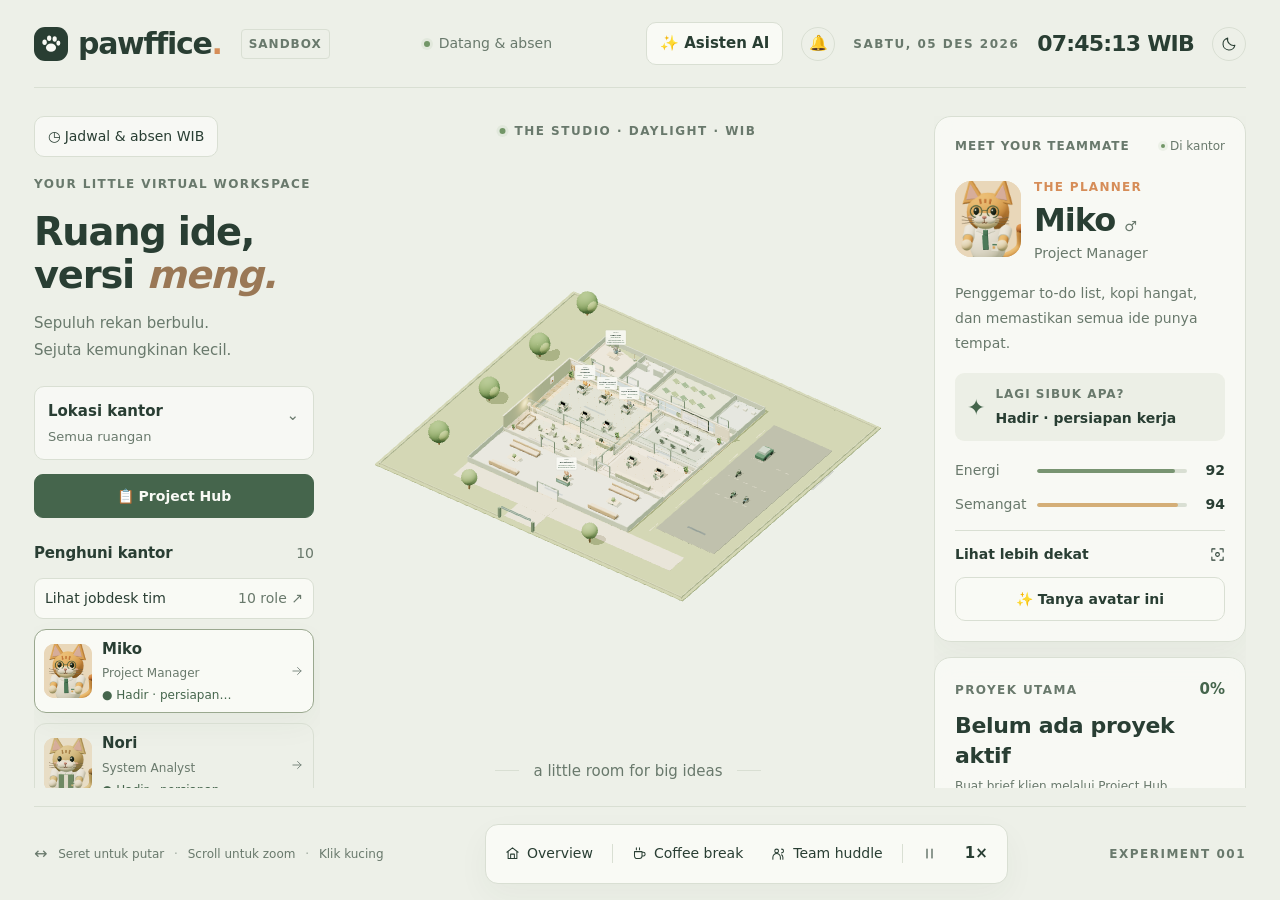
<file: index.html>
<!doctype html>
<html lang="id">
  <head>
    <meta charset="utf-8">
    <meta http-equiv="refresh" content="0; url=3D-index.html">
    <title>Pawffice</title>
  </head>
  <body>
    <p><a href="3D-index.html">Buka Pawffice — kantor kucing 3D</a></p>
  </body>
</html>
</file>
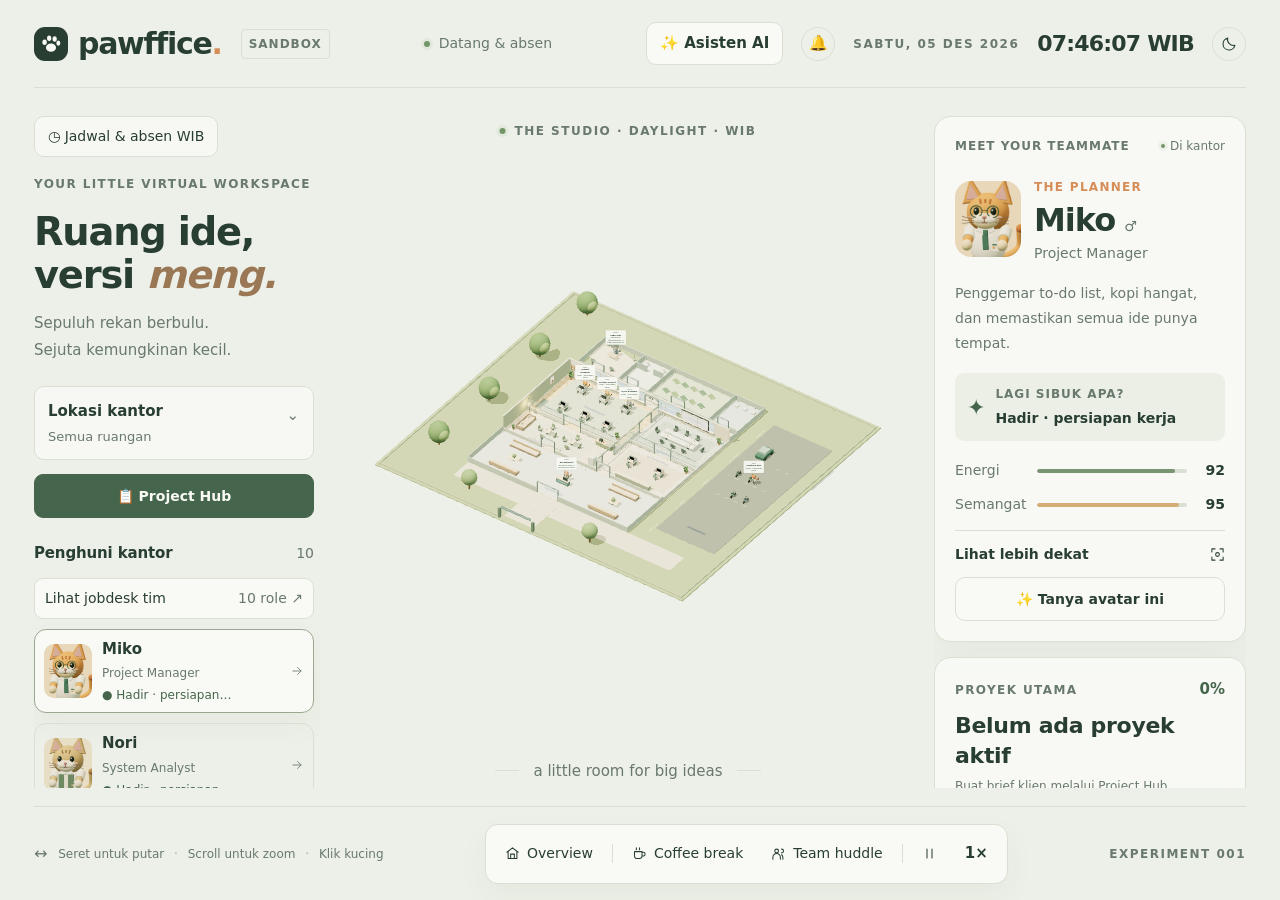
<file: 3D-index.html>
<!doctype html>
<html lang="id">

<head>
    <meta charset="utf-8">
    <meta name="viewport" content="width=device-width, initial-scale=1">
    <meta name="theme-color" content="#edf0e8">
    <meta name="description" content="Simulasi software house lokal dengan tim kucing, proyek website, dan quest harian.">

    <title>Pawffice — a little room for big ideas</title>

    <link rel="stylesheet" href="src/css/style.css">

    <script defer src="vendor/three/Three.js"></script>
    <script defer src="src/js/projects/methods/waterfall.js"></script>
    <script defer src="src/js/projects/methods/iterative.js"></script>
    <script defer src="src/js/projects/methods/agile.js"></script>
    <script defer src="src/js/projects/methods/hybrid.js"></script>
    <script defer src="src/js/projects/project-engine.js"></script>
    <script defer src="src/js/projects/project-ui.js"></script>
    <script defer src="src/js/office/prayer-times.js"></script>
    <script defer src="src/js/office/office-campus.js"></script>
    <script defer src="src/js/office/office-schedule.js"></script>
    <script defer src="src/js/office/office-ui.js"></script>
    <script defer src="src/js/ai/ai-panel.js"></script>
    <script defer src="src/js/main.js"></script>
</head>

<body>
    <!-- Ikon antarmuka berupa SVG lokal, tanpa font atau aset dari internet. -->
    <svg class="icon-library" xmlns="http://www.w3.org/2000/svg" aria-hidden="true">
      <symbol id="i-paw" viewBox="0 0 24 24">
        <ellipse
          cx="12"
          cy="16"
          rx="5.5"
          ry="4.5"
          fill="currentColor"
          stroke="none"
        />
        <ellipse
          cx="5"
          cy="10"
          rx="2.4"
          ry="3"
          fill="currentColor"
          stroke="none"
        />
        <ellipse
          cx="10"
          cy="5.8"
          rx="2.3"
          ry="3"
          fill="currentColor"
          stroke="none"
        />
        <ellipse
          cx="16"
          cy="6.5"
          rx="2.3"
          ry="3"
          fill="currentColor"
          stroke="none"
        />
        <ellipse
          cx="20"
          cy="11"
          rx="2.2"
          ry="2.8"
          fill="currentColor"
          stroke="none"
        />
      </symbol>

      <symbol id="i-coffee" viewBox="0 0 24 24">
        <path
          d="M4 9h12v7a4 4 0 0 1-4 4H8a4 4 0 0 1-4-4zm12 1h2a3 3 0 0 1 0 6h-2M7 3v3m5-3v3"
        />
      </symbol>

      <symbol id="i-sun" viewBox="0 0 24 24">
        <circle cx="12" cy="12" r="4" />
        <path
          d="M12 2v2m0 16v2M2 12h2m16 0h2M5 5l1.5 1.5m11 11L19 19M5 19l1.5-1.5m11-11L19 5"
        />
      </symbol>

      <symbol id="i-moon" viewBox="0 0 24 24">
        <path d="M20.8 14A9 9 0 0 1 10 3.2 9 9 0 1 0 20.8 14Z" />
      </symbol>

      <symbol id="i-home" viewBox="0 0 24 24">
        <path d="m3 10 9-7 9 7M5 9v11h14V9M9 20v-7h6v7" />
      </symbol>

      <symbol id="i-pause" viewBox="0 0 24 24">
        <path d="M8 5v14M16 5v14" />
      </symbol>

      <symbol id="i-play" viewBox="0 0 24 24">
        <path d="m8 4 12 8-12 8Z" />
      </symbol>

      <symbol id="i-arrow" viewBox="0 0 24 24">
        <path d="M5 12h14m-6-6 6 6-6 6" />
      </symbol>

      <symbol id="i-focus" viewBox="0 0 24 24">
        <path d="M8 3H3v5m13-5h5v5M3 16v5h5m13-5v5h-5" />
        <circle cx="12" cy="12" r="3" />
      </symbol>

      <symbol id="i-meet" viewBox="0 0 24 24">
        <circle cx="9" cy="8" r="3" />
        <path
          d="M3 21v-3a6 6 0 0 1 12 0v3m2-16a3 3 0 0 1 0 6m2 10v-3a6 6 0 0 0-2-4"
        />
      </symbol>

      <symbol id="i-check" viewBox="0 0 24 24">
        <path d="m5 12 4 4L19 6" />
      </symbol>
    </svg>

    <header class="topbar">
        <a class="brand" href="./3D-index.html" aria-label="Pawffice beranda">
            <span class="brand-mark">
          <svg>
            <use href="#i-paw" />
          </svg>
        </span>
            <span>pawffice<span class="brand-period">.</span></span>
            <span class="preview-tag">SANDBOX</span>
        </a>

        <div class="live-indicator">
            <span class="live-dot"></span>
            <span id="office-phase">Menyiapkan jadwal kantor</span>
        </div>

        <div class="header-right">
            <button class="ai-open-button" id="ai-open-button" type="button" aria-controls="ai-panel" aria-expanded="false">
          ✨ Asisten AI
        </button>
            <button class="icon-button office-bell" id="office-bell" type="button" aria-label="Pusat kantor dan notifikasi" title="Pusat kantor & pengajuan lembur">
          <span aria-hidden="true">🔔</span>
          <span class="office-badge" id="office-badge" hidden>0</span>
        </button>
            <span class="day-label" id="day-label">WAKTU JAKARTA</span>
            <span class="clock" id="clock" title="Waktu Jakarta · WIB (UTC+7) · mengikuti jam komputer">
          --:--:-- WIB
        </span>
            <button class="icon-button" id="theme-button" title="Ganti suasana siang / malam" aria-label="Ganti suasana malam">
          <svg>
            <use href="#i-moon" />
          </svg>
        </button>
        </div>
    </header>

    <main>
        <aside class="left-panel" tabindex="0" aria-label="Panel lokasi, tim, dan cerita hari ini">
            <div class="intro">
                <button class="office-routine-button" id="office-routine-button" type="button">◷ Jadwal & absen WIB</button>
                <p class="eyebrow">YOUR LITTLE VIRTUAL WORKSPACE</p>
                <h1>
                    Ruang ide,<br> versi <em>meng.</em>
                </h1>
                <p class="intro-copy">
                    Sepuluh rekan berbulu.<br> Sejuta kemungkinan kecil.
                </p>
            </div>

            <details class="location-menu" id="location-menu">
                <summary>
                    <strong>Lokasi kantor</strong>
                    <span id="room-current-name">Semua ruangan</span>
                </summary>
                <nav class="room-navigation" aria-label="Fokus ruangan kantor">
                    <button id="room-overview" class="active" aria-pressed="true">Semua ruangan</button>
                    <button id="room-work" aria-pressed="false">Ruang kerja</button>
                    <button id="room-meeting" aria-pressed="false">Meeting</button>
                    <button id="room-owner" aria-pressed="false">Owner + PA</button>
                    <button id="room-pantry" aria-pressed="false">Pantry & istirahat</button>
                    <button id="room-lobby" aria-pressed="false">Lobby</button>
                    <button id="room-parking" aria-pressed="false">Parkir</button>
                    <button id="room-grounds" aria-pressed="false">Halaman kantor</button>
                    <button id="room-bathroom" aria-pressed="false">Kamar mandi</button>
                    <button id="room-wudu" aria-pressed="false">Tempat wudu</button>
                    <button id="room-prayer" aria-pressed="false">Musala</button>
                    <button id="room-staff" aria-pressed="false">Ruang staf</button>
                </nav>
            </details>

            <button class="project-primary project-entry" id="project-shortcut" aria-haspopup="dialog" title="Buka Project Hub (P)">
          📋 Project Hub
        </button>

            <section class="team-section" aria-labelledby="team-title">
                <div class="section-heading">
                    <h2 id="team-title">Penghuni kantor</h2>
                    <span class="count-tag" id="team-count">10</span>
                </div>
                <button class="jobdesk-button" id="jobdesk-button" aria-haspopup="dialog" aria-controls="jobdesk-dialog" title="Lihat jobdesk seluruh tim (J)">
            Lihat jobdesk tim <span>10 role ↗</span>
          </button>
                <div class="team-list" id="team-list"></div>
            </section>

            <section class="activity-section" aria-labelledby="activity-title">
                <div class="section-heading">
                    <h2 id="activity-title">Cerita hari ini</h2>
                    <span class="tiny-dot"></span>
                </div>
                <ol class="activity-list" id="activity-list" aria-live="polite"></ol>
            </section>

            <p class="left-footnote">A cozy experiment. Made for curiosity.</p>
        </aside>

        <section class="world" id="world" aria-label="Kantor software house kucing 3D interaktif">
            <div class="world-label">
                <span class="live-dot"></span>
                <span id="world-label">THE STUDIO · MORNING LIGHT</span>
            </div>

            <div id="scene" tabindex="0" aria-label="Seret untuk memutar kantor, gulir untuk zoom, klik kucing">
                <div id="workspace-labels" class="workspace-labels" role="list" aria-label="Nama dan role di setiap bilik"></div>
            </div>

            <div class="loading" id="loading">
                <span class="loading-paw">🐾</span>
                <span>Merapikan meja para meng…</span>
            </div>

            <div class="scene-caption">
                <span class="caption-line"></span> a little room for big ideas
                <span class="caption-line"></span>
            </div>
        </section>

        <aside class="right-panel">
            <section class="inspector panel" aria-labelledby="selected-name">
                <div class="section-heading">
                    <span class="eyebrow">MEET YOUR TEAMMATE</span>
                    <span class="availability" id="selected-availability">
              <span class="live-dot"></span>
                    <span id="selected-presence">Di kantor</span>
                    </span>
                </div>

                <div class="profile-heading">
                    <img id="selected-portrait" class="profile-avatar" alt="Avatar kucing terpilih">
                    <div>
                        <span class="role-label" id="selected-role">THE PLANNER</span>
                        <h2 id="selected-name">Miko<span>♂</span></h2>
                        <p id="selected-job">Project Manager</p>
                    </div>
                </div>

                <p class="profile-bio" id="selected-bio">
                    Penggemar to-do list, kopi hangat, dan memastikan semua ide punya tempat.
                </p>

                <div class="current-task">
                    <span class="task-icon">✦</span>
                    <div>
                        <span>LAGI SIBUK APA?</span>
                        <strong id="selected-task">Menyusun rencana</strong>
                    </div>
                </div>

                <div class="needs">
                    <div class="need-row">
                        <span>Energi</span>
                        <span class="need-track">
                <i id="energy-bar"></i>
              </span>
                        <b id="energy-value">90</b>
                    </div>

                    <div class="need-row">
                        <span>Semangat</span>
                        <span class="need-track mood">
                <i id="mood-bar"></i>
              </span>
                        <b id="mood-value">95</b>
                    </div>
                </div>

                <button class="text-button" id="focus-button">
            Lihat lebih dekat
            <svg>
              <use href="#i-focus" />
            </svg>
          </button>
                <button class="project-primary ai-profile-button" id="ai-profile-button" type="button">✨ Tanya avatar ini</button>
            </section>

            <section class="main-quest-panel panel" aria-labelledby="main-quest-title">
                <div class="section-heading quest-heading">
                    <span class="eyebrow">PROYEK UTAMA</span>
                    <strong class="main-quest-progress" id="main-quest-percent">0%</strong>
                </div>
                <h2 class="main-quest-title" id="main-quest-title">
                    Belum ada proyek aktif
                </h2>
                <p class="main-quest-copy" id="main-quest-description">
                    Buat brief klien dan susun pekerjaan tim lewat Project Hub.
                </p>
                <div class="main-quest-track" id="main-quest-progressbar" role="progressbar" aria-label="Progres proyek utama" aria-valuemin="0" aria-valuemax="100" aria-valuenow="0">
                    <span id="main-quest-fill"></span>
                </div>
                <p class="main-quest-stage-count" id="main-quest-stage-count">
                    0 dari 8 tugas selesai
                </p>
                <div class="main-quest-current" id="main-quest-current">
                    <span>FOKUS BERIKUTNYA</span>
                    <strong id="main-quest-stage">Siapkan brief proyek</strong>
                    <p id="main-quest-owner">Owner + PM · tentukan kebutuhan klien</p>
                </div>
                <ol class="main-quest-steps" id="main-quest-steps"></ol>
                <button class="project-primary" id="project-hub-button" aria-haspopup="dialog">
            📋 Buka Project Hub
          </button>
                <p class="save-status" id="main-quest-rule">Progres mengikuti hasil yang disetujui.</p>
            </section>

            <section class="mission-panel panel" aria-labelledby="mission-title">
                <div class="section-heading">
                    <h2 id="mission-title">Quest sampingan hari ini</h2>
                    <span class="mission-total" id="mission-total">0 / 3</span>
                </div>
                <p class="mission-copy" id="daily-quest-date">WIB · quest berganti tiap hari</p>
                <div id="mission-list"></div>
                <div class="reward-line">
                    <span>✧ Office happiness</span>
                    <strong id="happiness">+0</strong>
                </div>
                <p class="save-status" id="save-status" role="status">
                    Menyiapkan penyimpanan progres…
                </p>
            </section>

            <div class="local-note">
                <span class="local-dot"></span> SOFTWARE HOUSE SIMULATION
                <span>Proyek website fiktif · tanpa backend</span>
            </div>
        </aside>

        <footer class="bottom-bar">
            <div class="camera-hint">
                <span>↔</span> Seret untuk putar
                <i>·</i> Scroll untuk zoom
                <i>·</i> Klik kucing
            </div>

            <div class="toolbar" aria-label="Kontrol simulasi">
                <button class="tool-button" id="home-button" title="Kamera awal (R)" aria-label="Overview">
            <svg>
              <use href="#i-home" />
            </svg>
            <span>Overview</span>
          </button>

                <span class="tool-divider"></span>

                <button class="tool-button" id="coffee-button" aria-label="Coffee break" title="Ajak rekan terpilih ngopi di pantry">
            <svg>
              <use href="#i-coffee" />
            </svg>
            <span>Coffee break</span>
          </button>

                <button class="tool-button" id="meeting-button" aria-label="Team huddle" title="Ajak tim duduk dan berdiskusi">
            <svg>
              <use href="#i-meet" />
            </svg>
            <span>Team huddle</span>
          </button>

                <span class="tool-divider"></span>

                <button class="tool-button pause-button" id="pause-button" title="Jeda / lanjut (Spasi)" aria-label="Jeda simulasi" aria-pressed="false">
            <svg>
              <use href="#i-pause" />
            </svg>
          </button>

                <button class="speed-button" id="speed-button" title="Kecepatan simulasi">
            1×
          </button>
            </div>

            <span class="version">EXPERIMENT 001</span>
        </footer>
    </main>


    <aside class="ai-panel" id="ai-panel" aria-labelledby="ai-panel-title" hidden>
        <header class="ai-panel-header">
            <div>
                <p class="eyebrow">PAWFFICE · GEMINI</p>
                <h2 id="ai-panel-title">Ngobrol dengan tim</h2>
                <p id="ai-panel-subtitle">Pilih avatar untuk mulai konsultasi.</p>
            </div>
            <button class="jobdesk-close ai-panel-close" id="ai-panel-close" type="button" aria-label="Tutup panel AI">×</button>
        </header>
        <label class="ai-avatar-label" for="ai-avatar-select">Rekan yang diajak bicara</label>
        <select class="ai-avatar-select" id="ai-avatar-select"></select>
        <p class="ai-context-note" id="ai-context-note">Konteks proyek aktif akan disertakan bila tersedia.</p>
        <label class="ai-avatar-label" for="ai-model-select">Model Gemini</label>
        <select class="ai-avatar-select" id="ai-model-select">
        <option value="gemini-3.8-flash">Gemini 3.8 Flash · cepat</option>
        <option value="gemini-3.1-pro-preview">Gemini 3.1 Pro Preview · analisis mendalam</option>
        <option value="gemini-3.5-flash-lite">Gemini 3.5 Flash-Lite · ringan</option>
      </select>
        <div class="ai-messages" id="ai-messages" role="log" aria-live="polite"></div>
        <form class="ai-form" id="ai-form">
            <label class="visually-hidden" for="ai-input">Pesan untuk Gemini</label>
            <textarea id="ai-input" rows="3" maxlength="6000" placeholder="Tanyakan sesuatu ke rekan tim..." required></textarea>
            <div class="ai-form-actions">
                <span id="ai-status" role="status">Gemini siap · key tetap di Worker lokal</span>
                <button class="project-primary" id="ai-send" type="submit">Kirim</button>
            </div>
        </form>
    </aside>

    <dialog class="jobdesk-dialog" id="jobdesk-dialog" aria-labelledby="jobdesk-title">
        <div class="jobdesk-header">
            <div>
                <p class="eyebrow">THE PAWFFICE TEAM</p>
                <h2 id="jobdesk-title">Siapa mengerjakan apa?</h2>
                <p>Delapan role proyek dan dua role operasional. Ini tanggung jawab tiap aktor.</p>
            </div>
            <button class="jobdesk-close" id="jobdesk-close" aria-label="Tutup daftar jobdesk">
          ×
        </button>
        </div>
        <div class="jobdesk-list" id="jobdesk-list"></div>
    </dialog>

    <div class="toast" id="toast" role="status"></div>
    <dialog class="project-dialog" id="project-dialog" aria-labelledby="project-dialog-title">
        <header class="project-dialog-header">
            <div>
                <p class="eyebrow">PAWFFICE · PROJECT HUB</p>
                <h2 id="project-dialog-title">Dari brief, jadi pekerjaan tim.</h2>
                <p>Kelola proyek dan dokumen simulasi lokal. Belum menghasilkan website nyata.</p>
            </div>
            <button class="project-button office-inline-button" id="office-project-bell" type="button" hidden>🔔 Kabar kantor</button>
            <button class="jobdesk-close" id="project-close" aria-label="Tutup Project Hub">×</button>
        </header>
        <nav class="project-tabs" aria-label="Bagian Project Hub" id="project-tabs">
            <button data-project-tab="brief" aria-current="page">🌱 Brief</button>
            <button type="button" data-project-tab="backlog">🌿 Backlog & iterasi</button>
            <button data-project-tab="board">📋 Papan tugas</button>
            <button data-project-tab="meetings">🤝 Notulen</button>
            <button data-project-tab="archive">🗂️ Arsip</button>
            <button data-project-tab="backup">💾 Cadangan</button>
        </nav>
        <p class="project-message" id="project-message" role="status" aria-live="polite"></p>
        <div id="project-content" class="project-content"></div>
    </dialog>
    <dialog class="confirmation-dialog" id="project-confirm" role="alertdialog" aria-modal="true" aria-labelledby="project-confirm-title" aria-describedby="project-confirm-description">
        <button class="jobdesk-close confirmation-close" id="project-confirm-close" type="button" aria-label="Batalkan konfirmasi">×</button>
        <span class="confirmation-icon" id="project-confirm-icon" aria-hidden="true">🐾</span>
        <p class="eyebrow">PAWFFICE · KONFIRMASI</p>
        <h2 id="project-confirm-title">Lanjutkan tindakan ini?</h2>
        <p class="confirmation-description" id="project-confirm-description"></p>
        <div class="confirmation-actions">
            <button class="project-button" id="project-confirm-cancel" type="button">Batal</button>
            <button class="project-primary" id="project-confirm-accept" type="button">Lanjutkan</button>
        </div>
    </dialog>
    <dialog class="project-dialog office-dialog" id="office-dialog" aria-labelledby="office-title">
        <header class="project-dialog-header">
            <div>
                <p class="eyebrow">PAWFFICE · RUTINITAS WIB</p>
                <h2 id="office-title">Kabar dari kantor.</h2>
                <p>Jadwal harian, absen simulasi, daily report, dan izin lembur.</p>
            </div>
            <button class="jobdesk-close" id="office-close" type="button" aria-label="Tutup pusat kantor">×</button>
        </header>
        <nav class="project-tabs" id="office-tabs" aria-label="Bagian pusat kantor">
            <button type="button" data-office-tab="notifications">🔔 Notifikasi</button>
            <button type="button" data-office-tab="routine">◷ Jadwal & absen</button>
            <button type="button" data-office-tab="reports">📝 Daily report</button>
        </nav>
        <p class="project-message" id="office-message" role="status" aria-live="polite"></p>
        <div class="project-content" id="office-content"></div>
    </dialog>

    <noscript>Aktifkan JavaScript di browser untuk membuka kantor 3D ini.</noscript>
</body>

</html>
</file>
<file: src/css/style.css>
/* ============================================================
   PAWFFICE — tema dan tata letak antarmuka
   Semua kode ditulis per baris agar mudah dipelajari.
   ============================================================ */

:root {
  --font-ui: "Aptos", "Segoe UI", system-ui, sans-serif;
  --background: #edf0e8;
  --paper: #f9faf5;
  --ink: #293e33;
  --muted: #69796c;
  --line: #d9dfd3;
  --green: #45654c;
  --orange: #d68d58;
  --panel: rgba(249, 250, 245, 0.9);
  --shadow: 0 12px 32px rgba(47, 68, 47, 0.045);
  color-scheme: light;
}

* {
  box-sizing: border-box;
}

body {
  margin: 0;
  overflow: hidden;
  background: var(--background);
  color: var(--ink);
  font-family: var(--font-ui);
  font-size: 15px;
  line-height: 1.5;
  -webkit-font-smoothing: antialiased;
  transition: background 0.6s, color 0.6s;
}

body.night {
  --background: #242f32;
  --paper: #303d3e;
  --ink: #e6eddf;
  --muted: #a2b0a7;
  --line: #455351;
  --green: #afc6a5;
  --panel: rgba(48, 61, 62, 0.92);
  --shadow: 0 12px 32px rgba(0, 0, 0, 0.08);
  color-scheme: dark;
}

button {
  color: inherit;
  font: inherit;
  cursor: pointer;
  -webkit-tap-highlight-color: transparent;
}

button:focus-visible,
a:focus-visible,
#scene:focus-visible {
  outline: 2px solid var(--orange);
  outline-offset: 4px;
}

.left-panel:focus-visible {
  outline: 2px solid var(--orange);
  outline-offset: 4px;
  border-radius: 4px;
}

svg {
  width: 20px;
  height: 20px;
  fill: none;
  stroke: currentColor;
  stroke-width: 1.65;
  stroke-linecap: round;
  stroke-linejoin: round;
  flex-shrink: 0;
}

.icon-library {
  position: absolute;
  width: 0;
  height: 0;
  overflow: hidden;
}

.office-bell {
  position: relative;
  flex-shrink: 0;
}

.office-inline-button {
  flex-shrink: 0;
  align-self: center;
}

.office-inline-button[hidden] {
  display: none;
}

.office-badge {
  position: absolute;
  top: -5px;
  right: -6px;
  min-width: 22px;
  padding: 2px 5px;
  border: 2px solid var(--background);
  border-radius: 20px;
  background: var(--orange);
  color: #242f32;
  font-size: 12px;
  font-weight: 800;
}

.office-routine-button {
  padding: 9px 13px;
  margin: 0 0 18px;
  border: 1px solid var(--line);
  border-radius: 10px;
  background: var(--panel);
  font-size: 14px;
}

.office-shifts {
  display: grid;
  grid-template-columns: minmax(140px, auto) 1fr;
  gap: 12px 20px;
  padding: 18px;
  border: 1px solid var(--line);
  border-radius: 12px;
  font-size: 15px;
}

.office-shifts dt {
  font-weight: 700;
}

.office-shifts dd {
  margin: 0;
}

.office-notice.unread {
  border-left: 4px solid var(--orange);
}

.availability.is-away .local-dot {
  background: var(--muted);
}

.office-notice h3 {
  font-size: 19px;
}

.office-dialog .project-note p {
  line-height: 1.7;
  white-space: pre-wrap;
}

.workspace-label .office-avatar-status {
  display: block;
  font-size: 12px;
  color: var(--green);
}

@media (max-width: 560px) {
  .office-shifts {
    grid-template-columns: 1fr;
    gap: 6px;
  }

  .office-shifts dd {
    margin-bottom: 12px;
  }
}

.topbar {
  height: 88px;
  margin: 0 34px;
  border-bottom: 1px solid var(--line);
  display: flex;
  align-items: center;
  justify-content: space-between;
  gap: 24px;
}

.brand {
  display: flex;
  align-items: center;
  gap: 10px;
  color: var(--ink);
  text-decoration: none;
  font-size: 30px;
  font-weight: 750;
  letter-spacing: -1.3px;
}

.brand-mark {
  display: grid;
  place-items: center;
  width: 34px;
  height: 34px;
  background: var(--ink);
  color: var(--paper);
  border-radius: 11px;
}

.brand-mark svg {
  width: 22px;
  height: 22px;
}

.brand-period {
  color: var(--orange);
}

.preview-tag,
.eyebrow,
.day-label,
.role-label,
.local-note,
.world-label,
.version {
  font-size: 12px;
  font-weight: 700;
  letter-spacing: 1.5px;
}

.preview-tag {
  margin-left: 9px;
  padding: 5px 7px;
  border: 1px solid var(--line);
  border-radius: 4px;
  color: var(--muted);
  font-size: 12px;
  letter-spacing: 1px;
}

.live-indicator,
.header-right,
.availability {
  display: flex;
  align-items: center;
  gap: 9px;
}

.live-indicator {
  color: var(--muted);
  font-size: 14px;
}

.live-dot,
.tiny-dot,
.local-dot {
  display: inline-block;
  width: 6px;
  height: 6px;
  border-radius: 50%;
  background: #729667;
  flex-shrink: 0;
}

.live-dot {
  box-shadow: 0 0 0 3px rgba(114, 150, 103, 0.09);
}

.header-right {
  gap: 18px;
}

.day-label,
.eyebrow {
  color: var(--muted);
}

.clock {
  font-size: 22px;
  font-variant-numeric: tabular-nums;
  font-weight: 600;
  letter-spacing: -0.8px;
}

.icon-button {
  width: 34px;
  height: 34px;
  display: grid;
  place-items: center;
  background: transparent;
  border: 1px solid var(--line);
  border-radius: 50%;
}

.icon-button svg {
  width: 16px;
  height: 16px;
}

.left-panel {
  position: absolute;
  left: 34px;
  top: 116px;
  bottom: 112px;
  width: 286px;
  z-index: 2;
  overflow-x: hidden;
  overflow-y: auto;
  overscroll-behavior: contain;
  scrollbar-width: thin;
  scrollbar-color: var(--line) transparent;
  padding-right: 6px;
  padding-bottom: 8px;
}

.eyebrow {
  margin: 0;
  font-size: 12px;
  letter-spacing: 1.4px;
}

h1 {
  font-family: var(--font-ui);
  font-size: clamp(36px, 3vw, 42px);
  font-weight: 650;
  line-height: 1.12;
  letter-spacing: -1.2px;
  margin: 17px 0 14px;
}

h1 em {
  color: #9a7856;
}

.intro-copy {
  color: var(--muted);
  font-size: 15px;
  line-height: 1.8;
  margin: 0;
}

.team-section {
  margin-top: 24px;
}

.section-heading {
  display: flex;
  align-items: center;
  justify-content: space-between;
  gap: 10px;
  margin-bottom: 13px;
}

.section-heading h2 {
  margin: 0;
  font-size: 15px;
  font-weight: 650;
  letter-spacing: -0.15px;
}

.count-tag {
  color: var(--muted);
  font-size: 14px;
  font-variant-numeric: tabular-nums;
}

.team-list {
  display: grid;
  gap: 10px;
}

.jobdesk-button {
  display: flex;
  justify-content: space-between;
  gap: 8px;
  width: 100%;
  margin: 0 0 10px;
  padding: 9px 10px;
  border: 1px solid var(--line);
  border-radius: 9px;
  background: var(--paper);
  color: var(--ink);
  font-size: 14px;
  text-align: left;
}

.jobdesk-button span {
  color: var(--muted);
  white-space: nowrap;
}

.crew-card {
  display: flex;
  align-items: center;
  gap: 10px;
  width: 100%;
  min-width: 0;
  margin-top: 0;
  padding: 8px 9px;
  border: 1px solid var(--line);
  border-radius: 12px;
  background: transparent;
  text-align: left;
  transition: background 0.2s, transform 0.2s;
}

.crew-card:hover {
  transform: translateY(-2px);
  background: var(--paper);
}

.crew-card.selected {
  background: var(--paper);
  border-color: #9aa88f;
  box-shadow: var(--shadow);
}

.crew-avatar {
  width: 48px;
  height: 54px;
  object-fit: cover;
  border-radius: 10px;
  background: #e8d3b3;
}

.crew-info {
  display: flex;
  flex-direction: column;
  gap: 4px;
  min-width: 0;
}

.crew-info strong {
  font-size: 15px;
  font-weight: 650;
}

.crew-info > span {
  font-size: 12px;
  color: var(--muted);
}

.crew-info .crew-state {
  color: var(--green);
  max-width: 132px;
  white-space: nowrap;
  overflow: hidden;
  text-overflow: ellipsis;
}

.crew-arrow {
  width: 14px;
  height: 14px;
  margin-left: auto;
  opacity: 0.6;
}

.activity-section {
  margin-top: 29px;
}

.activity-list {
  list-style: none;
  padding: 0;
  margin: 0;
}

.activity-list li {
  display: grid;
  grid-template-columns: 32px 1fr;
  gap: 11px;
  padding: 9px 0;
  color: var(--muted);
  font-size: 14px;
  line-height: 1.6;
  border-bottom: 1px solid var(--line);
}

.activity-list li > span {
  min-width: 0;
  overflow-wrap: anywhere;
}

.activity-list time {
  font-size: 12px;
  font-variant-numeric: tabular-nums;
  opacity: 0.8;
}

.activity-list b {
  color: var(--ink);
  font-weight: 600;
}

.left-footnote {
  color: var(--muted);
  font-size: 12px;
  margin-top: 25px;
  opacity: 0.7;
}

.world {
  position: absolute;
  inset: 96px 366px 110px 342px;
}

#scene {
  position: absolute;
  inset: 0;
  touch-action: none;
  cursor: grab;
}

#scene:active {
  cursor: grabbing;
}

#scene canvas {
  display: block;
  width: 100%;
  height: 100%;
}

.workspace-labels {
  position: absolute;
  inset: 0;
  z-index: 2;
  overflow: hidden;
  pointer-events: none;
}

.workspace-label {
  position: absolute;
  top: 0;
  left: 0;
  display: grid;
  gap: 2px;
  width: 128px;
  padding: 6px 8px;
  border: 1px solid var(--line);
  border-radius: 7px;
  background: var(--panel);
  color: var(--ink);
  box-shadow: 0 2px 8px rgba(37, 57, 45, 0.08);
  text-align: center;
  line-height: 1.25;
  transform-origin: center bottom;
}

.workspace-label[hidden] {
  display: none;
}

.workspace-label span {
  color: var(--muted);
  font-size: 12px;
}

.workspace-label strong {
  font-size: 12px;
  font-weight: 650;
}

.location-menu {
  margin-top: 22px;
  border: 1px solid var(--line);
  border-radius: 10px;
  background: var(--panel);
  overflow: hidden;
}

.location-menu summary {
  display: grid;
  gap: 4px;
  position: relative;
  padding: 13px 34px 13px 13px;
  cursor: pointer;
  list-style: none;
}

.location-menu summary::-webkit-details-marker {
  display: none;
}

.location-menu summary::after {
  content: "⌄";
  position: absolute;
  right: 14px;
  top: 17px;
  color: var(--muted);
}

.location-menu[open] summary::after {
  transform: rotate(180deg);
}

.location-menu summary strong {
  font-size: 15px;
  font-weight: 650;
}

.location-menu summary span {
  color: var(--muted);
  font-size: 13px;
}

.room-navigation {
  display: grid;
  grid-template-columns: repeat(2, minmax(0, 1fr));
  gap: 6px;
  padding: 0 10px 10px;
}

.room-navigation button {
  min-height: 42px;
  padding: 9px;
  border: 1px solid var(--line);
  border-radius: 6px;
  background: transparent;
  color: var(--muted);
  font-size: 14px;
  white-space: normal;
  text-align: left;
}

.room-navigation button.active {
  background: var(--line);
  color: var(--ink);
}

.jobdesk-dialog {
  width: min(800px, calc(100vw - 32px));
  max-height: calc(100dvh - 48px);
  padding: 24px;
  overflow-y: auto;
  border: 1px solid var(--line);
  border-radius: 18px;
  background: var(--background);
  color: var(--ink);
  box-shadow: 0 24px 80px rgba(18, 35, 27, 0.24);
}

.jobdesk-dialog::backdrop {
  background: rgba(29, 44, 37, 0.48);
  backdrop-filter: blur(4px);
}

.jobdesk-header {
  display: flex;
  justify-content: space-between;
  gap: 20px;
  margin-bottom: 18px;
}

.jobdesk-header h2 {
  margin: 8px 0;
  font: 650 29px/1.2 var(--font-ui);
}

.jobdesk-header p:last-child {
  margin: 0;
  color: var(--muted);
  font-size: 15px;
  line-height: 1.6;
}

.jobdesk-close {
  flex: 0 0 32px;
  height: 32px;
  border: 1px solid var(--line);
  border-radius: 50%;
  background: var(--panel);
  color: var(--ink);
  font-size: 24px;
  line-height: 1;
}

.jobdesk-list {
  display: grid;
  grid-template-columns: repeat(2, minmax(0, 1fr));
  gap: 12px;
}

.jobdesk-card {
  padding: 16px;
  border: 1px solid var(--line);
  border-radius: 12px;
  background: var(--panel);
}

.jobdesk-card h3 {
  margin: 0 0 4px;
  font-size: 15px;
}

.jobdesk-role {
  margin: 0 0 12px;
  color: var(--muted);
  font-size: 14px;
}

.jobdesk-card ul {
  display: grid;
  gap: 7px;
  margin: 0;
  padding-left: 16px;
  font-size: 14px;
  line-height: 1.65;
}

.world-label {
  position: absolute;
  top: 26px;
  left: 50%;
  transform: translateX(-50%);
  color: var(--muted);
  display: flex;
  align-items: center;
  gap: 9px;
  white-space: nowrap;
  font-size: 12px;
  z-index: 1;
  pointer-events: none;
}

.scene-caption {
  position: absolute;
  bottom: 8px;
  left: 0;
  right: 0;
  display: flex;
  align-items: center;
  justify-content: center;
  gap: 14px;
  color: var(--muted);
  font: 500 15px/1.5 var(--font-ui);
  pointer-events: none;
}

.caption-line {
  height: 1px;
  width: 24px;
  background: var(--line);
}

.loading {
  position: absolute;
  inset: 25% 0;
  display: flex;
  flex-direction: column;
  justify-content: center;
  align-items: center;
  gap: 15px;
  color: var(--muted);
  background: var(--background);
  z-index: 4;
  text-align: center;
  line-height: 1.8;
}

.loading-paw {
  font-size: 36px;
}

.loading[hidden] {
  display: none;
}

.right-panel {
  position: absolute;
  right: 34px;
  top: 116px;
  bottom: 112px;
  width: 312px;
  z-index: 2;
  overflow-y: auto;
  scrollbar-width: thin;
  overscroll-behavior: contain;
}

.panel {
  border: 1px solid var(--line);
  background: var(--panel);
  border-radius: 17px;
  padding: 20px;
  box-shadow: var(--shadow);
  backdrop-filter: blur(10px);
}

.availability {
  color: var(--muted);
  font-size: 12px;
  gap: 5px;
  white-space: nowrap;
}

.availability .live-dot {
  width: 4px;
  height: 4px;
}

.inspector .section-heading .eyebrow {
  font-size: 12px;
  letter-spacing: 1px;
}

.profile-heading {
  display: flex;
  align-items: center;
  gap: 13px;
  margin-top: 20px;
}

.profile-avatar {
  width: 66px;
  height: 76px;
  object-fit: cover;
  border-radius: 16px;
  background: #e8d3b3;
}

.role-label {
  color: var(--orange);
  font-size: 12px;
  letter-spacing: 1.3px;
}

.profile-heading h2 {
  font: 650 32px/1.2 var(--font-ui);
  letter-spacing: -1px;
  margin: 3px 0 4px;
}

.profile-heading h2 span {
  font: 14px var(--font-ui);
  color: var(--muted);
  margin-left: 9px;
}

.profile-heading p {
  margin: 0;
  color: var(--muted);
  font-size: 14px;
}

.profile-bio {
  color: var(--muted);
  font-size: 14px;
  line-height: 1.8;
  margin: 17px 0;
}

.current-task {
  display: flex;
  gap: 10px;
  align-items: center;
  padding: 12px;
  border-radius: 9px;
  background: rgba(134, 153, 111, 0.10);
}

.task-icon {
  font-size: 22px;
  color: var(--green);
}

.current-task div {
  display: flex;
  flex-direction: column;
  gap: 5px;
}

.current-task div > span {
  color: var(--muted);
  font-size: 12px;
  letter-spacing: 1px;
  font-weight: 600;
}

.current-task strong {
  font-size: 14px;
  font-weight: 600;
}

.needs {
  margin: 19px 0 15px;
}

.need-row {
  display: grid;
  grid-template-columns: 72px 1fr 28px;
  align-items: center;
  gap: 10px;
  margin: 13px 0;
  color: var(--muted);
  font-size: 14px;
}

.need-row b {
  font-size: 14px;
  color: var(--ink);
  text-align: right;
  font-weight: 600;
  font-variant-numeric: tabular-nums;
}

.need-track {
  height: 4px;
  background: var(--line);
  border-radius: 5px;
  overflow: hidden;
}

.need-track i {
  display: block;
  width: 90%;
  height: 100%;
  border-radius: 5px;
  background: #789471;
  transition: width 0.4s;
}

.need-track.mood i {
  background: #d4ae77;
}

.text-button {
  border: 0;
  border-top: 1px solid var(--line);
  background: none;
  display: flex;
  align-items: center;
  justify-content: space-between;
  width: 100%;
  padding: 13px 0 0;
  font-size: 14px;
  font-weight: 600;
}

.text-button svg {
  width: 15px;
  height: 15px;
}

.mission-panel {
  margin-top: 15px;
}

.main-quest-panel {
  margin-top: 15px;
}

.quest-heading {
  margin-bottom: 10px;
}

.main-quest-progress {
  color: var(--green);
  font-size: 15px;
  font-variant-numeric: tabular-nums;
}

.main-quest-title {
  margin: 0;
  font: 650 22px/1.35 var(--font-ui);
  letter-spacing: -0.3px;
}

.main-quest-copy,
.main-quest-stage-count {
  color: var(--muted);
  font-size: 12px;
  line-height: 1.6;
}

.main-quest-copy {
  margin: 7px 0 12px;
}

.main-quest-track {
  height: 7px;
  overflow: hidden;
  border-radius: 8px;
  background: var(--line);
}

.main-quest-track span {
  display: block;
  width: 0;
  height: 100%;
  border-radius: inherit;
  background: #789471;
  transition: width 0.35s ease;
}

.main-quest-stage-count {
  margin: 6px 0 11px;
  font-variant-numeric: tabular-nums;
}

.main-quest-current {
  display: grid;
  gap: 4px;
  padding: 10px;
  border-radius: 9px;
  background: rgba(134, 153, 111, 0.10);
}

.main-quest-current > span {
  color: var(--muted);
  font-size: 12px;
  font-weight: 650;
  letter-spacing: 0.9px;
}

.main-quest-current strong {
  font-size: 14px;
  line-height: 1.45;
}

.main-quest-current p {
  margin: 0;
  color: var(--muted);
  font-size: 12px;
}

.main-quest-steps {
  display: grid;
  gap: 7px;
  margin: 12px 0 0;
  padding: 0;
  list-style: none;
}

#project-hub-button {
  margin-top: 20px;
}

.quest-step {
  display: flex;
  align-items: flex-start;
  gap: 7px;
  color: var(--muted);
  font-size: 12px;
  line-height: 1.45;
}

.quest-step::before {
  display: grid;
  flex: 0 0 14px;
  width: 14px;
  height: 14px;
  place-items: center;
  content: "";
  border: 1px solid var(--line);
  border-radius: 50%;
  font-size: 12px;
}

.quest-step.current {
  color: var(--ink);
  font-weight: 650;
}

.quest-step.current::before {
  border-color: #8ca280;
  background: #edf2e8;
}

.quest-step.done::before {
  content: "✓";
  border-color: #6e8866;
  background: #6e8866;
  color: #fff;
}

.mission-total {
  color: var(--muted);
  font-size: 14px;
}

.mission-copy {
  color: var(--muted);
  font-size: 14px;
  margin: -5px 0 16px;
}

.mission {
  display: grid;
  grid-template-columns: 22px 1fr;
  gap: 9px;
  margin: 15px 0;
}

.mission-check {
  width: 20px;
  height: 20px;
  border: 1px solid #bbc5b4;
  border-radius: 5px;
  margin-top: 1px;
  display: grid;
  place-items: center;
}

.mission-check svg {
  display: none;
  width: 12px;
  height: 12px;
  stroke-width: 2;
}

.mission.done .mission-check {
  background: #6e8866;
  border-color: #6e8866;
  color: #fff;
}

.mission.done svg {
  display: block;
}

.mission strong {
  font-size: 14px;
  font-weight: 600;
}

.mission p {
  color: var(--muted);
  margin: 5px 0 0;
  font-size: 12px;
  line-height: 1.6;
}

.mission.done strong {
  color: var(--muted);
}

.reward-line {
  display: flex;
  justify-content: space-between;
  border-top: 1px solid var(--line);
  padding-top: 13px;
  margin-top: 19px;
  color: var(--muted);
  font-size: 14px;
}

.reward-line strong {
  color: var(--green);
}

.save-status {
  color: var(--muted);
  font-size: 12px;
  line-height: 1.6;
  margin: 12px 0 0;
}

.local-note {
  font-size: 12px;
  color: var(--muted);
  margin: 20px 0 5px;
  text-align: center;
  letter-spacing: 1.2px;
}

.local-dot {
  width: 4px;
  height: 4px;
  margin-right: 5px;
}

.local-note > span:last-child {
  display: block;
  margin-top: 7px;
  font: 400 14px/1.5 var(--font-ui);
  letter-spacing: 0;
}

.bottom-bar {
  position: absolute;
  bottom: 0;
  left: 34px;
  right: 34px;
  height: 94px;
  display: flex;
  align-items: center;
  justify-content: space-between;
  gap: 15px;
  border-top: 1px solid var(--line);
  z-index: 3;
  background: var(--background);
}

.camera-hint {
  color: var(--muted);
  font-size: 12px;
  white-space: nowrap;
}

.camera-hint > span {
  font-size: 16px;
  vertical-align: -1px;
  margin-right: 7px;
}

.camera-hint i {
  font-style: normal;
  padding: 0 6px;
  opacity: 0.6;
}

.toolbar {
  display: flex;
  align-items: center;
  gap: 4px;
  padding: 7px;
  border: 1px solid var(--line);
  border-radius: 13px;
  background: var(--paper);
  box-shadow: var(--shadow);
}

.tool-button,
.speed-button {
  display: flex;
  align-items: center;
  justify-content: center;
  gap: 7px;
  height: 44px;
  padding: 0 12px;
  border: 0;
  background: transparent;
  border-radius: 7px;
  font-size: 14px;
  transition: background 0.2s;
  white-space: nowrap;
}

.tool-button:hover,
.speed-button:hover,
.tool-button.active {
  background: var(--background);
}

.tool-button svg {
  width: 15px;
  height: 15px;
}

.tool-divider {
  height: 19px;
  width: 1px;
  background: var(--line);
  margin: 0 3px;
}

.speed-button {
  font-size: 15px;
  font-weight: 600;
  min-width: 37px;
}

.version {
  font-size: 12px;
  color: var(--muted);
  white-space: nowrap;
}

.toast {
  position: fixed;
  bottom: 105px;
  left: 50%;
  padding: 12px 20px;
  border-radius: 10px;
  background: #2e4738;
  color: #f6f5e9;
  box-shadow: 0 10px 30px rgba(24, 45, 27, 0.15);
  transform: translate(-50%, 12px);
  opacity: 0;
  pointer-events: none;
  transition: opacity 0.2s, transform 0.2s;
  font-size: 14px;
  z-index: 10;
  max-width: calc(100vw - 30px);
  text-align: center;
}

.toast.show {
  transform: translate(-50%, 0);
  opacity: 1;
}

/* Project Hub: area kerja dokumen terpisah agar kantor 3D tetap lapang. */
.project-entry {
  width: 100%;
  margin-top: 14px;
}

.project-dialog {
  width: min(1140px, calc(100vw - 32px));
  max-height: calc(100dvh - 40px);
  padding: 26px;
  overflow-y: auto;
  border: 1px solid var(--line);
  border-radius: 20px;
  color: var(--ink);
  background: var(--background);
  box-shadow: 0 24px 80px rgba(18, 35, 27, 0.24);
}

.project-dialog::backdrop {
  background: rgba(29, 44, 37, 0.5);
}

.confirmation-dialog {
  width: min(460px, calc(100vw - 32px));
  max-height: calc(100dvh - 40px);
  padding: 32px;
  overflow-y: auto;
  border: 1px solid var(--line);
  border-radius: 22px;
  background: var(--paper);
  color: var(--ink);
  box-shadow: 0 28px 90px rgba(18, 35, 27, 0.3);
}

.confirmation-dialog::backdrop {
  background: rgba(29, 44, 37, 0.58);
  backdrop-filter: blur(5px);
}

.confirmation-close {
  position: absolute;
  top: 16px;
  right: 16px;
}

.confirmation-icon {
  display: grid;
  place-items: center;
  width: 62px;
  height: 62px;
  margin-bottom: 20px;
  border: 1px solid var(--line);
  border-radius: 20px;
  background: var(--background);
  font-size: 28px;
}

.confirmation-dialog h2 {
  margin: 10px 0;
  font-size: 26px;
  line-height: 1.3;
}

.confirmation-description {
  margin: 0;
  color: var(--muted);
  font-size: 15px;
  line-height: 1.7;
  overflow-wrap: anywhere;
}

.confirmation-actions {
  display: flex;
  flex-wrap: wrap;
  justify-content: end;
  gap: 10px;
  margin-top: 26px;
}

.confirmation-actions button {
  flex: 1 1 140px;
}

.confirmation-dialog[data-tone="warning"] .confirmation-icon {
  border-color: var(--orange);
}

.confirmation-dialog button:focus-visible {
  outline: 2px solid var(--orange);
  outline-offset: 4px;
}

@media (max-width: 540px) {
  .confirmation-dialog {
    padding: 26px 20px;
  }

  .confirmation-actions {
    flex-direction: column;
  }

  .confirmation-actions button {
    flex-basis: auto;
    width: 100%;
  }
}

.project-dialog-header {
  display: flex;
  align-items: start;
  justify-content: space-between;
  gap: 20px;
}

.project-dialog-header h2 {
  margin: 6px 0;
  font-size: clamp(24px, 3vw, 32px);
  line-height: 1.25;
}

.project-dialog-header p:last-child,
.project-muted {
  color: var(--muted);
  font-size: 14px;
  line-height: 1.6;
}

.project-tabs {
  display: flex;
  flex-wrap: wrap;
  gap: 7px;
  margin: 20px 0 8px;
  padding-bottom: 14px;
  border-bottom: 1px solid var(--line);
}

.project-tabs button,
.project-button,
.project-primary {
  display: inline-flex;
  align-items: center;
  justify-content: center;
  min-height: 44px;
  padding: 10px 14px;
  border: 1px solid var(--line);
  border-radius: 9px;
  background: var(--paper);
  color: var(--ink);
  font-size: 14px;
  font-weight: 600;
  line-height: 1.45;
  text-align: center;
}

.project-tabs button[aria-current="page"],
.project-primary {
  background: var(--green);
  border-color: var(--green);
  color: var(--paper);
}

.project-dialog button:disabled {
  opacity: 0.5;
  cursor: not-allowed;
}

.project-dialog button:focus-visible,
.project-dialog input:focus-visible,
.project-dialog select:focus-visible,
.project-dialog textarea:focus-visible,
.project-dialog summary:focus-visible {
  outline: 2px solid var(--orange);
  outline-offset: 3px;
}

.project-message {
  min-height: 24px;
  margin: 10px 0 16px;
  color: var(--green);
  font-size: 14px;
}

.project-message.is-error {
  color: var(--ink);
  padding: 10px;
  border-left: 4px solid var(--orange);
  background: var(--paper);
}

.project-section-title {
  font-size: 21px;
  margin: 0 0 10px;
  overflow-wrap: anywhere;
}

.project-content p,
.project-content li {
  overflow-wrap: anywhere;
}

.project-callout,
.project-note,
.project-task-detail {
  padding: 18px;
  border: 1px solid var(--line);
  border-radius: 12px;
  background: var(--panel);
  margin: 16px 0;
}

.project-callout {
  border-left: 4px solid var(--orange);
  line-height: 1.65;
}

.project-form {
  display: grid;
  grid-template-columns: repeat(2, minmax(0, 1fr));
  gap: 16px;
}

.project-field {
  display: grid;
  gap: 7px;
  margin: 14px 0;
  font-size: 14px;
  font-weight: 600;
}

.project-form .project-field:has(textarea),
.project-form > h4,
.project-form > p,
.project-form > fieldset,
.project-form > button {
  grid-column: 1 / -1;
}

.project-field input,
.project-field select,
.project-field textarea {
  min-width: 0;
  width: 100%;
  min-height: 44px;
  padding: 11px;
  border: 1px solid var(--line);
  border-radius: 8px;
  background: var(--paper);
  color: var(--ink);
  font: 400 15px/1.6 var(--font-ui);
}

.project-field textarea {
  resize: vertical;
}

.project-artifact {
  white-space: pre-wrap;
}

.project-actions {
  display: flex;
  flex-wrap: wrap;
  gap: 10px;
  margin: 14px 0;
}

.backlog-form {
  margin: 20px 0;
  padding: 20px;
  border: 1px solid var(--line);
  border-radius: 12px;
  background: var(--panel);
}

.backlog-form h4,
.backlog-card h4 {
  margin: 0 0 12px;
  font-size: 18px;
  line-height: 1.5;
  overflow-wrap: anywhere;
}

.backlog-card p {
  white-space: pre-wrap;
  line-height: 1.65;
}

.project-task-detail > .project-button {
  margin: 12px 0 12px 12px;
}

.project-board {
  display: grid;
  grid-template-columns: repeat(4, minmax(0, 1fr));
  gap: 12px;
  align-items: start;
  margin-top: 18px;
}

.project-column {
  min-width: 0;
  min-height: 130px;
  border-top: 4px solid var(--line);
  border-radius: 9px;
  padding: 12px;
  background: var(--panel);
}

.project-column h4 {
  font-size: 14px;
  margin: 0 0 14px;
}

.project-column.status-doing {
  border-top-color: var(--orange);
}

.project-column.status-review {
  border-top-color: #a497b3;
}

.project-column.status-done {
  border-top-color: var(--green);
}

.project-task-card {
  display: grid;
  gap: 9px;
  width: 100%;
  padding: 13px;
  margin: 10px 0;
  border: 1px solid var(--line);
  border-radius: 9px;
  background: var(--paper);
  color: var(--ink);
  text-align: left;
  font-size: 14px;
  overflow-wrap: anywhere;
}

.project-task-card[aria-pressed="true"] {
  border-color: var(--green);
  box-shadow: inset 0 0 0 1px var(--green);
}

.project-task-owner {
  color: var(--muted);
  font-size: 12px;
}

.project-review {
  padding: 16px;
  margin: 18px 0;
  border: 1px solid var(--line);
  border-radius: 9px;
}

.project-review label {
  display: flex;
  align-items: center;
  gap: 10px;
  padding: 9px 0;
  font-size: 14px;
}

.project-review input {
  width: 20px;
  height: 20px;
  flex-shrink: 0;
  accent-color: var(--green);
}

.project-note summary {
  cursor: pointer;
  font-weight: 650;
  padding: 4px 0;
}

.project-archive-document {
  border-top: 1px solid var(--line);
  padding: 12px 0;
}

.project-archive-document pre {
  white-space: pre-wrap;
  overflow-wrap: anywhere;
  font: 400 14px/1.65 var(--font-ui);
}

@media (max-width: 800px) {
  .project-board {
    grid-template-columns: repeat(2, minmax(0, 1fr));
  }
}

@media (max-width: 540px) {
  .project-dialog {
    padding: 16px;
  }

  .project-board,
  .project-form {
    grid-template-columns: minmax(0, 1fr);
  }

  .project-tabs button {
    flex: 1 1 120px;
  }
}

/* Laptop pendek: rapatkan panel agar semua tombol tetap terlihat. */
@media (max-height: 800px) and (min-width: 1201px) {
  .left-panel {
    top: 105px;
  }

  .team-section {
    margin-top: 18px;
  }

  .intro h1 {
    font-size: 32px;
    margin: 10px 0;
  }

  .intro-copy {
    line-height: 1.55;
  }

  .crew-card {
    padding-top: 7px;
    padding-bottom: 7px;
  }

  .activity-section {
    margin-top: 17px;
  }

  .activity-list li {
    padding-top: 7px;
    padding-bottom: 7px;
  }

  .left-footnote,
  .local-note {
    display: none;
  }

  .right-panel {
    top: 100px;
    bottom: 95px;
  }

  .panel {
    padding: 15px;
  }

  .profile-heading {
    margin-top: 10px;
  }

  .profile-bio,
  .needs {
    margin: 12px 0;
  }

  .mission {
    margin: 11px 0;
  }

  .main-quest-panel,
  .mission-panel {
    margin-top: 12px;
  }
}

/* Tablet dan ponsel: dunia 3D berada di antara daftar tim dan panel. */
@media (max-width: 1200px) {
  body {
    overflow-y: auto;
  }

  .topbar {
    height: 70px;
    margin: 0 20px;
  }

  .live-indicator,
  .preview-tag,
  .day-label {
    display: none;
  }

  main {
    display: flex;
    flex-wrap: wrap;
    padding-bottom: 90px;
  }

  .left-panel {
    position: relative;
    inset: auto;
    width: 100%;
    padding: 26px 22px 0;
    display: grid;
    grid-template-columns: 1fr 1fr;
    gap: 16px;
    overflow: visible;
  }

  h1 {
    font-size: 35px;
    margin-top: 11px;
  }

  .intro-copy {
    font-size: 14px;
  }

  .team-section {
    margin-top: 0;
    align-self: center;
    grid-column: 1 / -1;
  }

  .location-menu {
    margin-top: 0;
    align-self: start;
  }

  .team-list {
    grid-template-columns: repeat(2, minmax(0, 1fr));
  }

  .crew-card {
    padding: 8px;
  }

  .crew-avatar {
    width: 38px;
    height: 42px;
  }

  .left-footnote {
    display: none;
  }

  .activity-section {
    grid-column: 1 / -1;
    margin-top: 12px;
  }

  .world {
    position: relative;
    inset: auto;
    width: 100%;
    height: clamp(380px, 65vw, 620px);
    margin-top: 8px;
  }

  .world-label {
    top: 22px;
  }

  .scene-caption {
    bottom: 15px;
    font-size: 15px;
  }

  .right-panel {
    position: relative;
    inset: auto;
    width: 100%;
    padding: 4px 20px 20px;
    display: grid;
    grid-template-columns: 1fr 1fr;
    gap: 14px;
    overflow: visible;
  }

  .panel {
    padding: 16px;
  }

  .mission-panel {
    margin: 0;
  }

  .main-quest-panel {
    grid-column: 1 / -1;
    margin: 0;
  }

  .local-note {
    display: none;
  }

  .bottom-bar {
    position: fixed;
    bottom: 0;
    left: 0;
    right: 0;
    height: 90px;
    background: var(--background);
    justify-content: center;
  }

  .camera-hint,
  .version {
    display: none;
  }
}

@media (max-width: 540px) {
  .jobdesk-dialog {
    padding: 16px;
  }

  .jobdesk-list {
    grid-template-columns: 1fr;
  }

  .jobdesk-header h2 {
    font-size: 24px;
  }

  .room-navigation button {
    padding: 6px 7px;
    font-size: 14px;
  }

  .brand {
    font-size: 22px;
  }

  .header-right {
    gap: 11px;
  }

  .left-panel {
    padding: 25px 16px 0;
    gap: 10px;
    grid-template-columns: 1fr;
  }

  .team-section {
    grid-column: 1 / -1;
    align-self: stretch;
  }

  .team-list {
    grid-template-columns: repeat(2, minmax(0, 1fr));
  }

  .crew-card {
    gap: 6px;
    padding: 7px;
  }

  .intro .eyebrow {
    font-size: 12px;
  }

  h1 {
    font-size: 31px;
  }

  .crew-arrow {
    display: none;
  }

  .crew-info strong {
    font-size: 15px;
  }

  .crew-info > span {
    font-size: 12px;
  }

  .crew-info .crew-state {
    max-width: 95px;
    font-size: 12px;
  }

  .crew-info > span {
    overflow-wrap: anywhere;
  }

  .crew-avatar {
    width: 40px;
    height: 48px;
  }

  .right-panel {
    grid-template-columns: 1fr;
    padding: 0 16px 16px;
  }

  .world {
    height: 390px;
  }

  .tool-button {
    padding: 0 9px;
  }

  .tool-button span {
    display: none;
  }

  .toolbar {
    gap: 8px;
  }

  .tool-button svg {
    width: 19px;
    height: 19px;
  }
}

/* Panel Gemini berada di lapisan UI halaman, terpisah dari canvas kantor. */
.ai-open-button,
.ai-profile-button {
  border: 1px solid var(--line);
  border-radius: 10px;
  background: var(--paper);
  color: var(--ink);
  font-weight: 650;
}

.ai-open-button {
  padding: 9px 13px;
  white-space: nowrap;
}

.ai-profile-button {
  width: 100%;
  margin-top: 12px;
}

.ai-panel[hidden] {
  display: none;
}

.ai-panel {
  position: fixed;
  z-index: 100;
  top: 104px;
  right: 24px;
  bottom: 100px;
  display: flex;
  flex-direction: column;
  width: min(440px, calc(100vw - 32px));
  min-height: 0;
  padding: 20px;
  overflow: hidden;
  border: 1px solid var(--line);
  border-radius: 18px;
  background: var(--paper);
  color: var(--ink);
  box-shadow: 0 18px 60px rgba(18, 35, 27, 0.26);
}

.ai-panel-header {
  display: flex;
  flex: 0 0 auto;
  align-items: flex-start;
  justify-content: space-between;
  gap: 14px;
  padding-bottom: 12px;
  border-bottom: 1px solid var(--line);
}

.ai-panel-header h2 {
  margin: 4px 0;
  font-size: 22px;
}

.ai-panel-header p:last-child {
  margin: 0;
  color: var(--muted);
  font-size: 14px;
}

.ai-panel-close {
  position: static;
  flex: 0 0 38px;
}

.ai-avatar-label {
  margin: 12px 0 5px;
  color: var(--muted);
  font-size: 13px;
  font-weight: 650;
}

.ai-avatar-select,
.ai-form textarea {
  width: 100%;
  padding: 10px 12px;
  border: 1px solid var(--line);
  border-radius: 9px;
  background: var(--background);
  color: var(--ink);
  font: inherit;
}

.ai-context-note {
  margin: 8px 0 0;
  color: var(--muted);
  font-size: 12px;
  overflow-wrap: anywhere;
}

.ai-messages {
  flex: 1 1 auto;
  min-height: 120px;
  margin: 14px 0;
  padding: 4px;
  overflow-y: auto;
  display: flex;
  flex-direction: column;
  gap: 10px;
}

.ai-message {
  flex: 0 0 auto;
  max-width: 92%;
  padding: 10px 12px;
  border: 1px solid var(--line);
  border-radius: 12px;
  background: var(--background);
  white-space: pre-wrap;
  overflow-wrap: anywhere;
  line-height: 1.55;
}

.ai-message.user {
  align-self: flex-end;
  border-color: var(--green);
  background: var(--green);
  color: var(--paper);
}

.ai-form {
  flex: 0 0 auto;
  min-width: 0;
  padding-top: 12px;
  border-top: 1px solid var(--line);
}

.ai-form textarea {
  display: block;
  height: 78px;
  min-height: 78px;
  max-height: 112px;
  resize: none;
}

.ai-form-actions {
  display: flex;
  justify-content: space-between;
  align-items: center;
  gap: 12px;
  margin-top: 8px;
}

.ai-form-actions span {
  min-width: 0;
  color: var(--muted);
  font-size: 12px;
}

.ai-form-actions button:disabled {
  opacity: 0.6;
  cursor: wait;
}

.visually-hidden {
  position: absolute;
  width: 1px;
  height: 1px;
  overflow: hidden;
  clip: rect(0, 0, 0, 0);
  white-space: nowrap;
}

@media (max-width: 700px) {
  .ai-panel {
    inset: 12px 10px;
    width: auto;
    padding: 14px;
  }

  .ai-open-button {
    padding: 8px;
    font-size: 13px;
  }

  .ai-form-actions {
    display: grid;
    grid-template-columns: minmax(0, 1fr) auto;
    align-items: center;
  }

  .ai-form-actions span {
    grid-column: 1 / -1;
  }
}

@media (max-height: 720px) and (min-width: 701px) {
  .ai-panel {
    top: 12px;
    bottom: 12px;
  }
}
</file>
